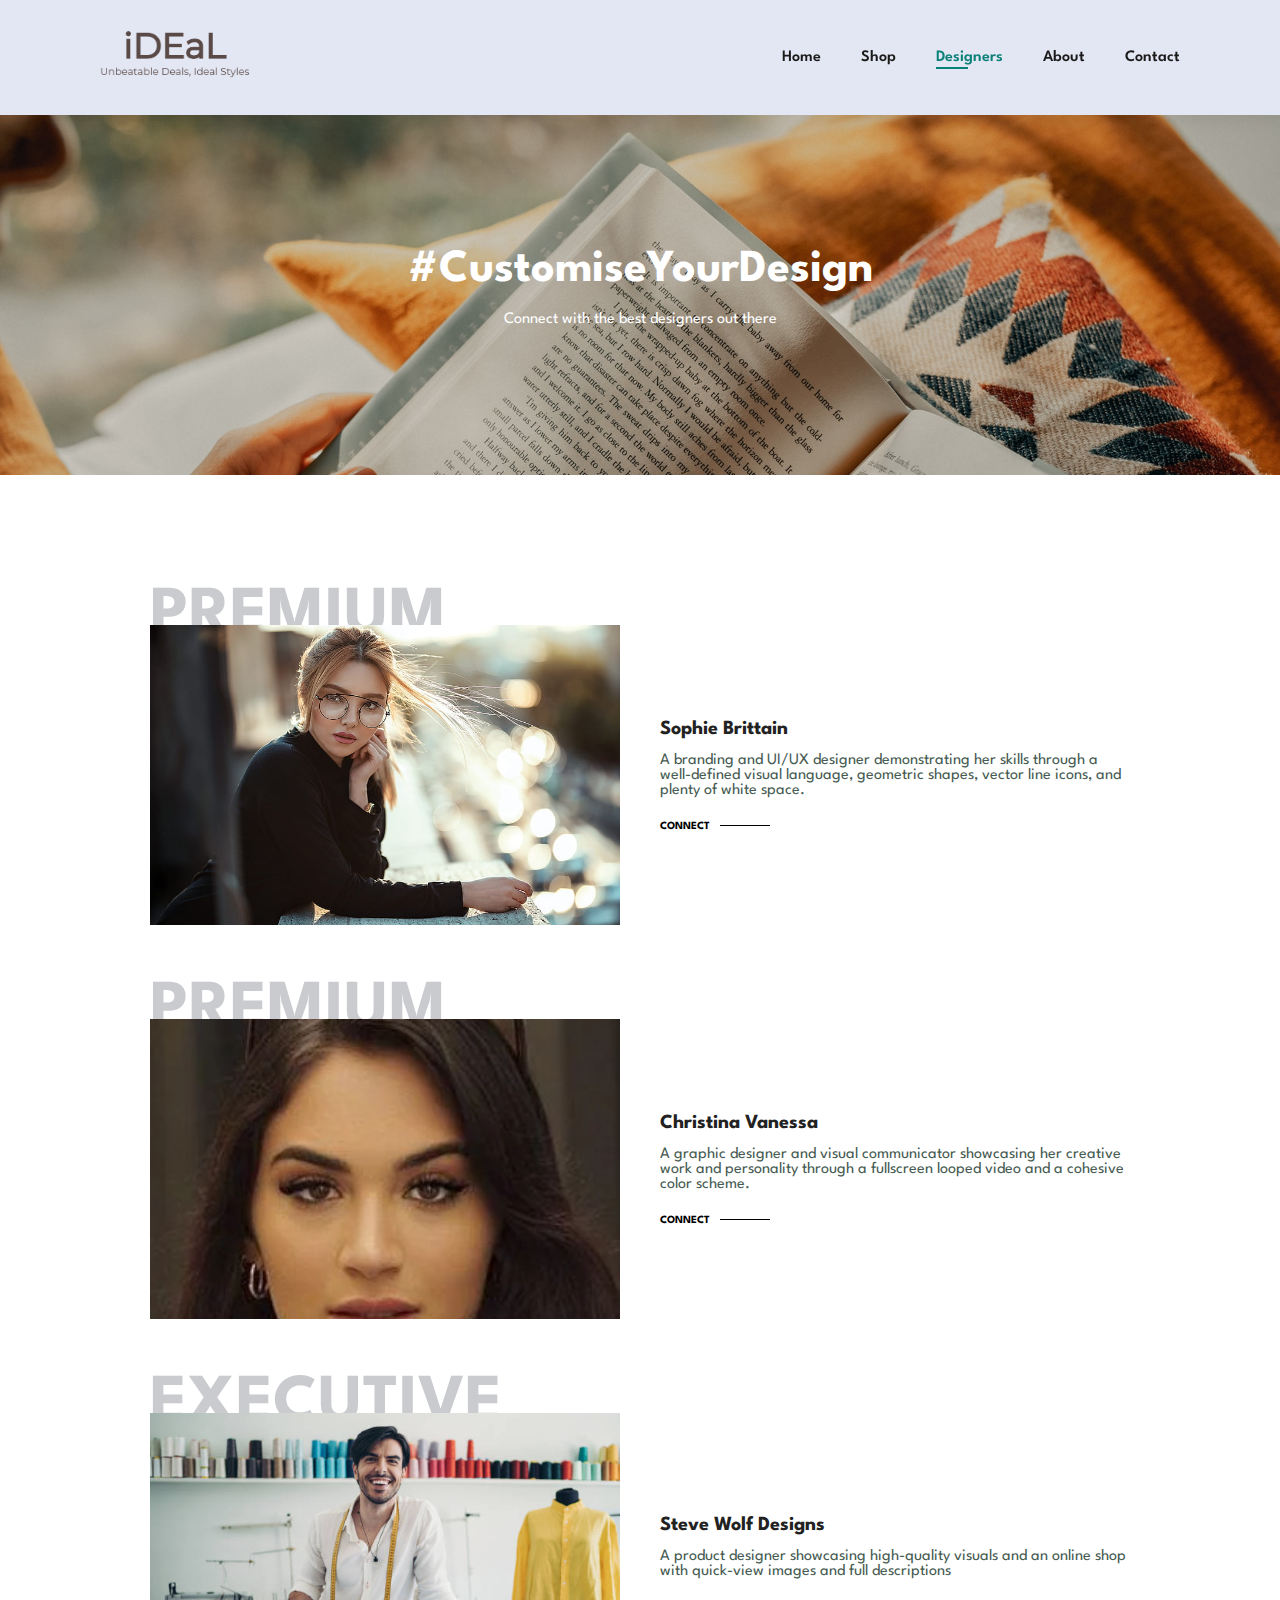
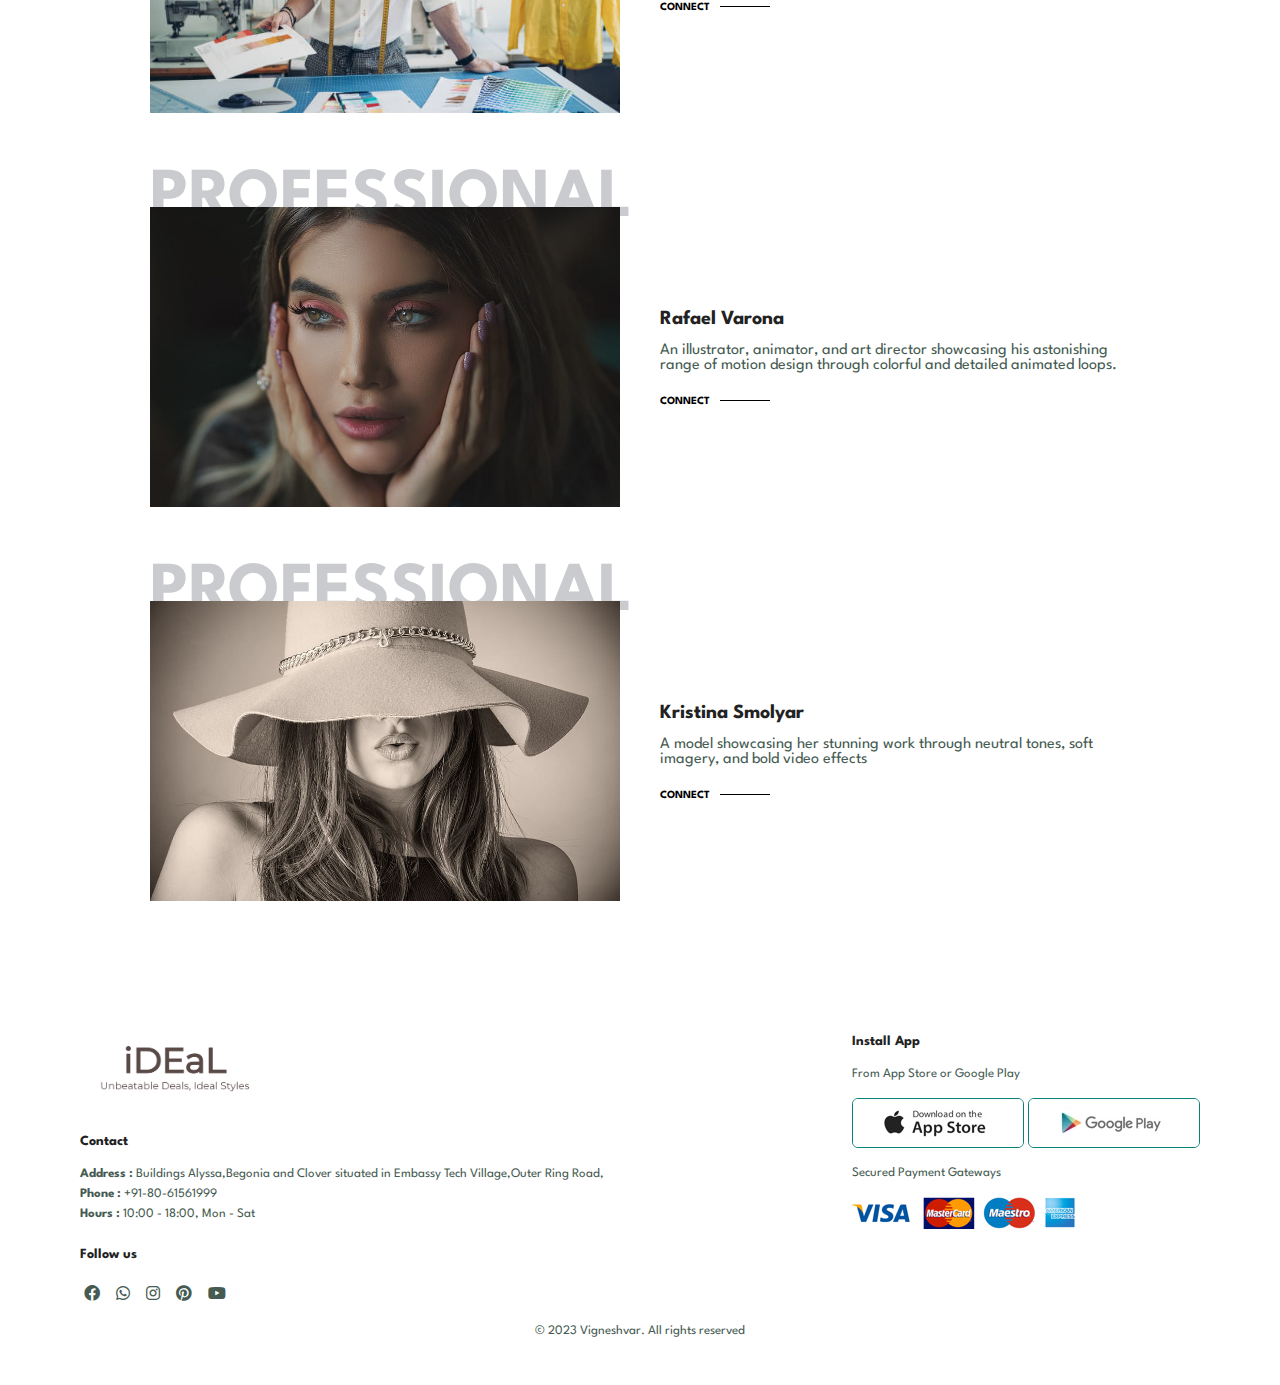
<file: blog.html>
<!DOCTYPE html>
<html lang="en">

<head>
    <meta charset="UTF-8">
    <meta http-equiv="X-UA-Compatible" content="IE=edge">
    <meta name="viewport" content="width=device-width, initial-scale=1.0">
    <title>iDEaL</title>
    <link rel="stylesheet" href="https://cdnjs.cloudflare.com/ajax/libs/font-awesome/6.0.0-beta3/css/all.css" />
    <link rel="stylesheet" href="style.css">
    <link rel="icon" href="img/icon.png" type="image/x-icon"">
</head>

<body>
    <section id="header">
        <a href="#"><img src="img/logo2.png" class="logo" alt="" onclick="window.location.href = 'index.html';"></a>
   

    <div>
        <div>
        <ul id="navbar">
            <li><a  href="index.html">Home</a></li>
            <li><a  href="shop.html">Shop</a></li>
            <li><a class="active" href="blog.html">Designers</a></li>
            <li><a href="about.html">About</a></li>
            <li><a href="contact.html">Contact</a></li>
            <a href="#" id="close"><i class="fa-solid fa-circle-xmark"></i></a>
            
        </ul>
        </div>
        <div id="mobile">
            <a href="cart.html"><i class="fa-solid fa-bag-shopping"></i></a>
            <i id="bar" class="fas fa-outdent"></i>
        </div>
    </div>
</section>
<section id="page-header" class="blog-header">
   
    <h2>#CustomiseYourDesign</h2>
    
    <p>Connect with the best designers out there</p>
    
</section>
<section id="blog">
<div class="blog-box">
        <div class="blog-img">
        <img src="img/blog/Sophie.jpeg" alt="">
        </div>
        <div class="blog-details">
        <h4>Sophie Brittain</h4>
        <p>A branding and UI/UX designer demonstrating her skills through a well-defined visual language, geometric shapes, vector line icons, and plenty of white space.</p>
        <a href="https://www.sophiebritt.com/">CONNECT</a>
        </div>
    <h1>PREMIUM</h1>
</div>
<div class="blog-box">
    <div class="blog-img">
    <img src="img/blog/Christina.jpg" alt="">
    </div>
    <div class="blog-details">
    <h4>Christina Vanessa </h4>
    <p>A graphic designer and visual communicator showcasing her creative work and personality through a fullscreen looped video and a cohesive color scheme.</p>
    <a href="https://www.christinavanessa.com/">CONNECT</a>
    </div>
<h1>PREMIUM</h1>
</div>
<div class="blog-box">
    <div class="blog-img">
    <img src="img/blog/Steve.jpeg" alt="">
    </div>
    <div class="blog-details">
    <h4>Steve Wolf Designs</h4>
    <p>A product designer showcasing high-quality visuals and an online shop with quick-view images and full descriptions</p>
    <a href="https://www.stevewolf.co/">CONNECT</a>
    </div>
<h1>EXECUTIVE</h1>
</div>
<div class="blog-box">
    <div class="blog-img">
    <img src="img/blog/Aana.jpeg" alt="">
    </div>
    <div class="blog-details">
    <h4>Rafael Varona </h4>
    <p>An illustrator, animator, and art director showcasing his astonishing range of motion design through colorful and detailed animated loops.</p>
    <a href="https://www.rafaelvarona.com/">CONNECT</a>
    </div>
<h1>PROFESSIONAL</h1>
</div>
<div class="blog-box">
    <div class="blog-img">
    <img src="img/blog/Sonia.jpeg" alt="">
    </div>
    <div class="blog-details">
    <h4>Kristina Smolyar </h4>
    <p>A model showcasing her stunning work through neutral tones, soft imagery, and bold video effects</p>
    <a href="https://www.kristinasmolyar.com/">CONNECT</a>
    </div>
<h1>PROFESSIONAL</h1>
</div>
</section>
<footer class="section-p1">
    <div class="col">
        <img  class="logo" src="img/logo2.png" alt="">
        <h4>Contact</h4>
        <p><strong>Address :  </strong>Buildings Alyssa,Begonia and Clover situated in Embassy Tech Village,Outer Ring Road,</strong></p>
        <p><strong>Phone : </strong> +91-80-61561999 </p>
        <p><strong>Hours : </strong> 10:00 - 18:00, Mon - Sat </p>
        <div class="follow">
            <h4>Follow us</h4>            

                  <i class="fab fa-facebook"></i>
                  <i class="fab fa-whatsapp"></i>
                  <i class="fab fa-instagram"></i>
                  <i class="fab fa-pinterest"></i>
                  <i class="fab fa-youtube"></i>
                 
               
              </div>
              
        </div>
        <div class="col install">
            <h4>Install App</h4>
            <p>From App Store or Google Play</p>
            <div class="row">
                <img src="img/pay/app.jpg" alt="">
                <img src="img/pay/play.jpg" alt="">
            </div>
            <p>Secured Payment Gateways</p>
            <img src="img/pay/pay.png" alt="">
        </div>
        <div class="copyright">
            <p>© 2023 Vigneshvar. All rights reserved</p>
        </div>

</footer>
<script src="script.js"></script>
</body>

</html>
</file>
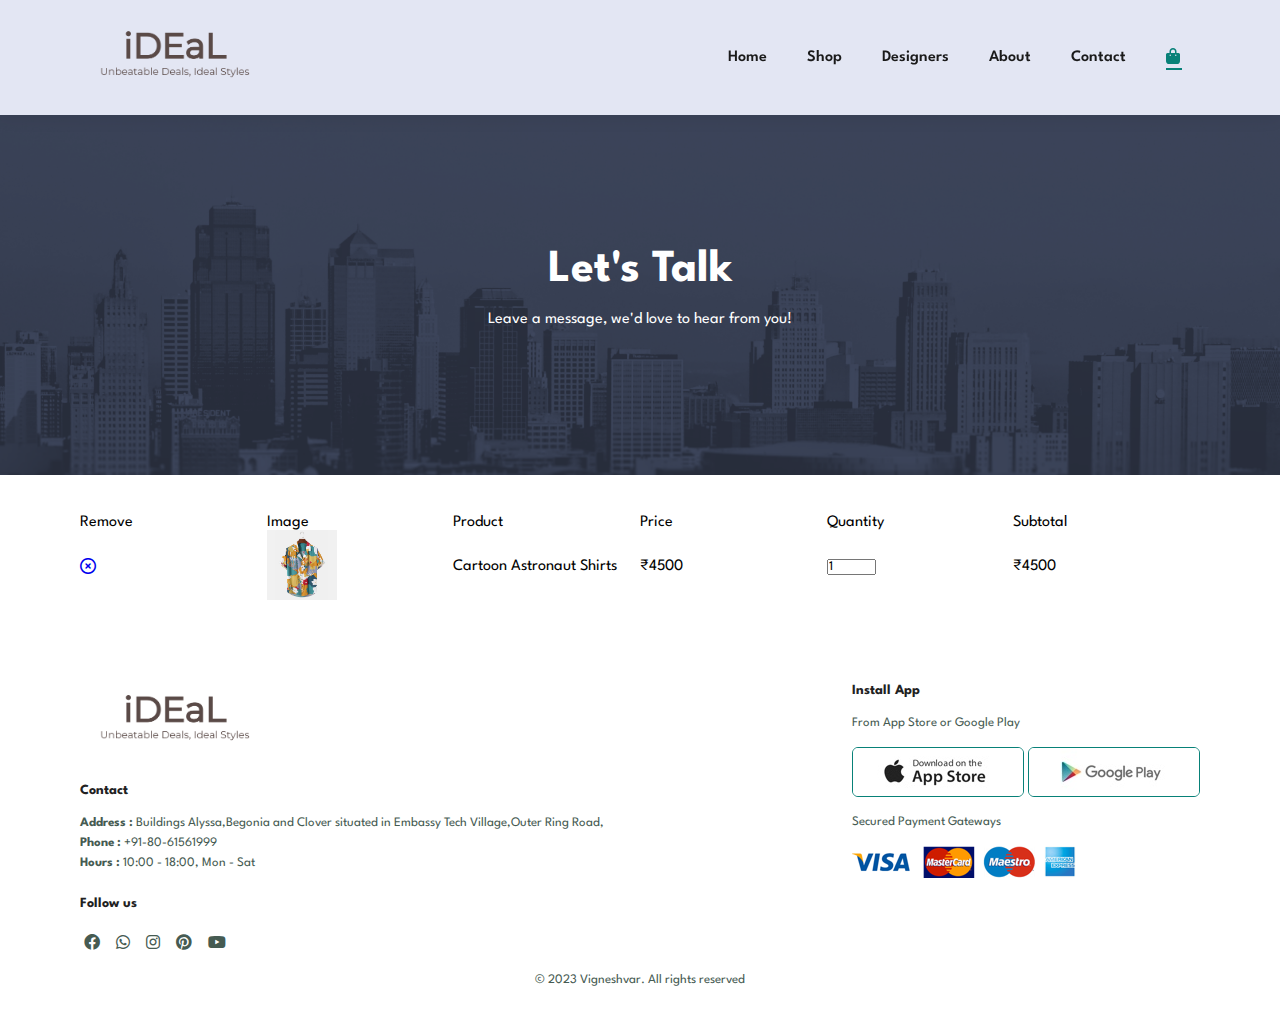
<file: cart.html>
<!DOCTYPE html>
<html lang="en">

<head>
    <meta charset="UTF-8">
    <meta http-equiv="X-UA-Compatible" content="IE=edge">
    <meta name="viewport" content="width=device-width, initial-scale=1.0">
    <title>Myntra Clone</title>
    <link rel="stylesheet" href="https://cdnjs.cloudflare.com/ajax/libs/font-awesome/6.0.0-beta3/css/all.css" />
    <link rel="stylesheet" href="style.css">
    <link rel="icon" href="img/icon.png" type="image/x-icon"">
</head>

<body>
 <section id="header">
        <a href="#"><img src="img/logo2.png" class="logo" alt="" onclick="window.location.href = 'index.html';"></a>
   

    <div>
        <div>
        <ul id="navbar">
            <li><a  href="index.html">Home</a></li>
            <li><a  href="shop.html">Shop</a></li>
            <li><a  href="blog.html">Designers</a></li>
            <li><a  href="about.html">About</a></li>
            <li><a href="contact.html">Contact</a></li>
            <li id="lg-bag"><a class="active" href="cart.html"><i class="fa-solid fa-bag-shopping"></i></a></li>
            <a href="#" id="close"><i class="fa-solid fa-circle-xmark"></i></a>
            
        </ul>
        </div>
        <div id="mobile">
            <a href="cart.html"><i class="fa-solid fa-bag-shopping"></i></a>
            <i id="bar" class="fas fa-outdent"></i>
        </div>
    </div>
</section>
<section id="page-header" class="about-header">
   
    <h2>Let's Talk</h2>
    <p>Leave a message, we'd love to hear from you!</p>
    
    
</section>
<section id="cart" class="section-p1">
    <table width="100%">
        <thead>
            <tr>
                <td>Remove</td>
                <td>Image</td>
                <td>Product</td>
                <td>Price</td>
                <td>Quantity</td>
                <td>Subtotal</td>
            </tr>
        </thead>
        <tbody>
            <tr>
                <td><a href="#"><i class="fa-regular fa-circle-xmark"></i></a></td>
                <td><img src="img/products/f1.jpg" alt=""></td>
                <td>Cartoon Astronaut Shirts</td>
                <td>₹4500</td>
                <td><input type="number" value="1" min="1" max="100"></td>
                <td>₹4500</td>
            </tr>
        </tbody>
    </table>
</section>
<footer class="section-p1">
    <div class="col">
        <img  class="logo" src="img/logo2.png" alt="">
        <h4>Contact</h4>
        <p><strong>Address :  </strong>Buildings Alyssa,Begonia and Clover situated in Embassy Tech Village,Outer Ring Road,</strong></p>
        <p><strong>Phone : </strong> +91-80-61561999 </p>
        <p><strong>Hours : </strong> 10:00 - 18:00, Mon - Sat </p>
        <div class="follow">
            <h4>Follow us</h4>            

                  <i class="fab fa-facebook"></i>
                  <i class="fab fa-whatsapp"></i>
                  <i class="fab fa-instagram"></i>
                  <i class="fab fa-pinterest"></i>
                  <i class="fab fa-youtube"></i>
                 
               
              </div>
              
        </div>
        <div class="col install">
            <h4>Install App</h4>
            <p>From App Store or Google Play</p>
            <div class="row">
                <img src="img/pay/app.jpg" alt="">
                <img src="img/pay/play.jpg" alt="">
            </div>
            <p>Secured Payment Gateways</p>
            <img src="img/pay/pay.png" alt="">
        </div>
        <div class="copyright">
            <p>© 2023 Vigneshvar. All rights reserved</p>
        </div>

</footer>
<script src="script.js"></script>
</body>

</html>
</file>
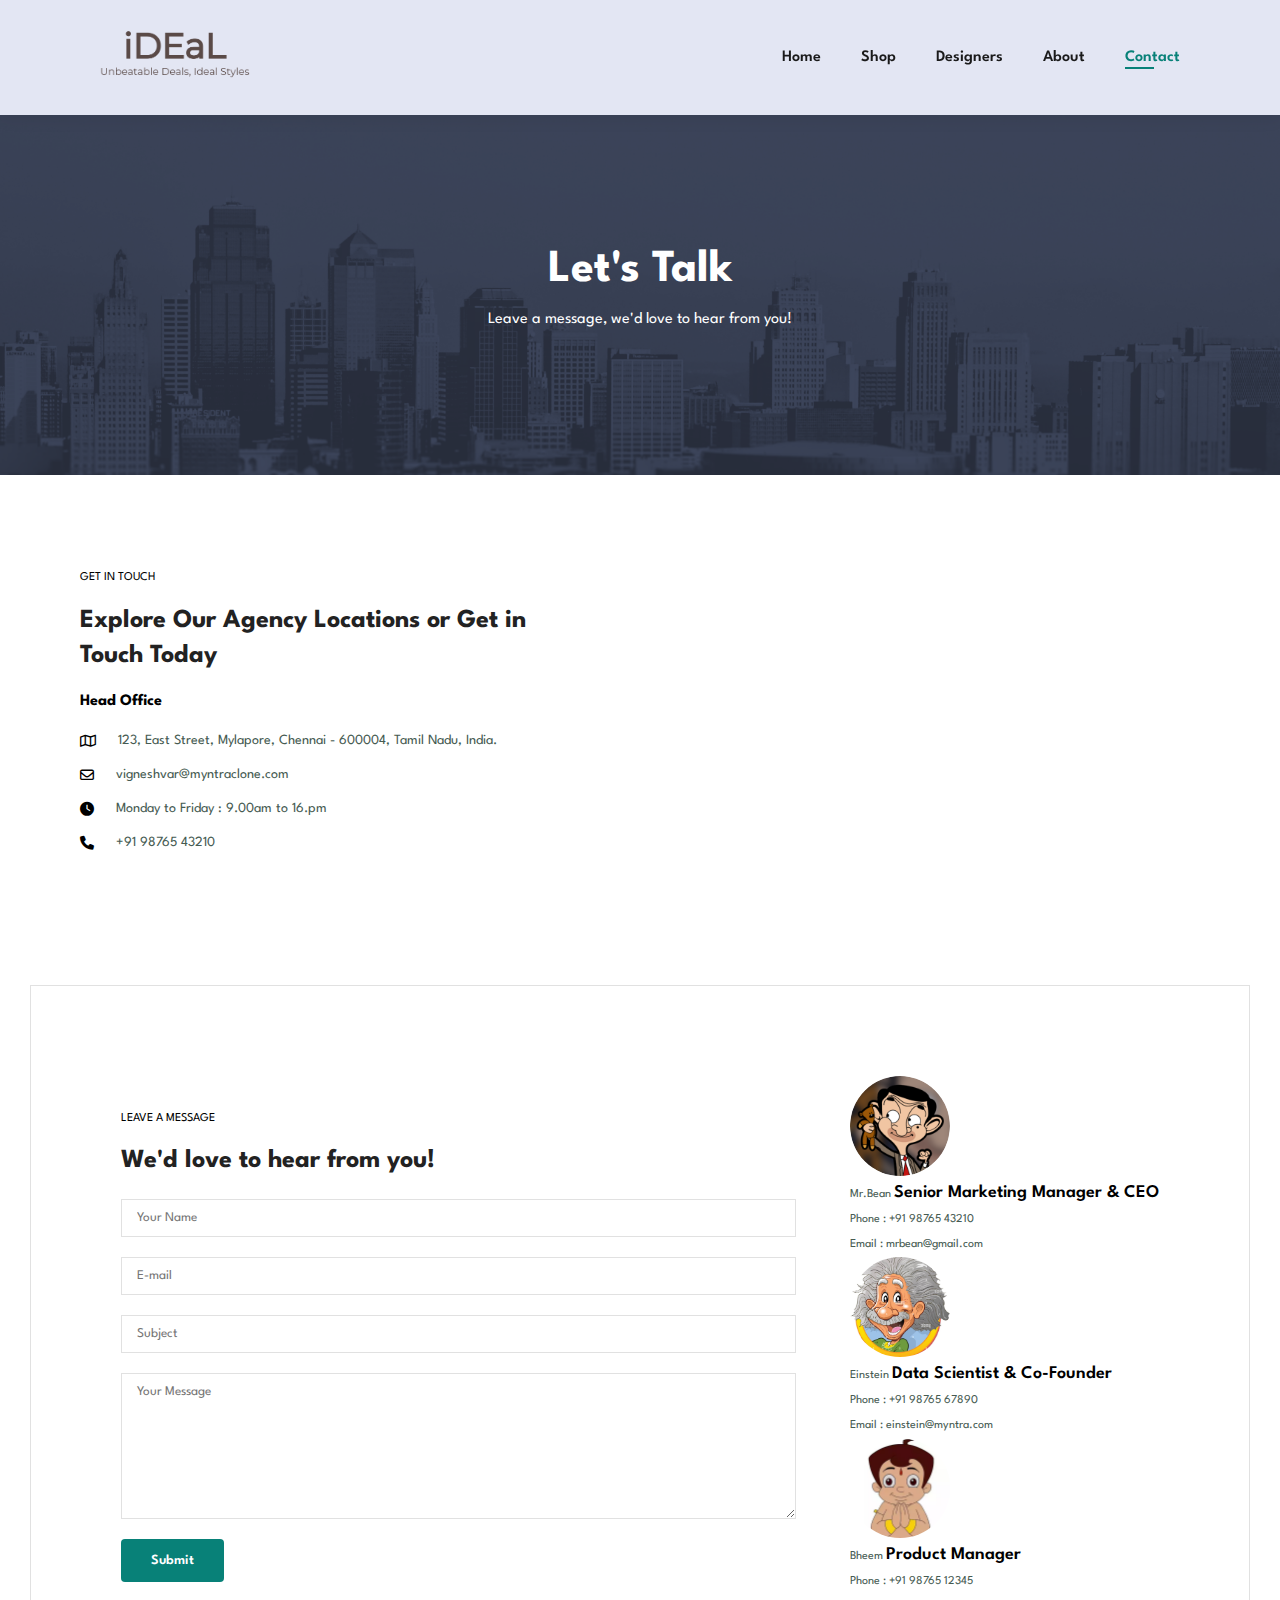
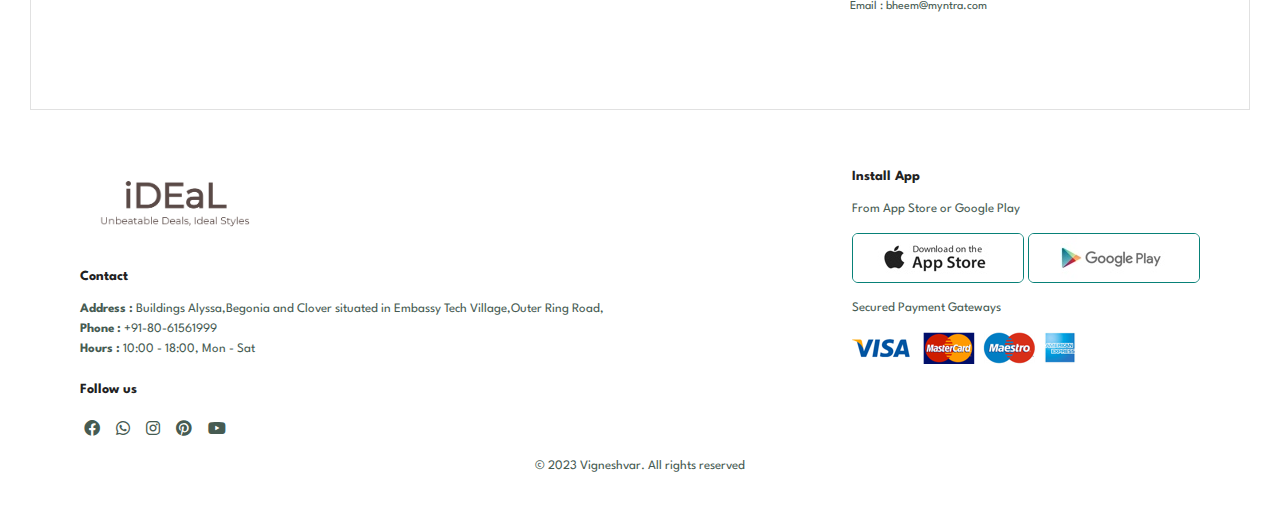
<file: contact.html>
<!DOCTYPE html>
<html lang="en">

<head>
    <meta charset="UTF-8">
    <meta http-equiv="X-UA-Compatible" content="IE=edge">
    <meta name="viewport" content="width=device-width, initial-scale=1.0">
    <title>iDEaL</title>
    <link rel="stylesheet" href="https://cdnjs.cloudflare.com/ajax/libs/font-awesome/6.0.0-beta3/css/all.css" />
    <link rel="stylesheet" href="style.css">
    <link rel="icon" href="img/icon.png" type="image/x-icon"">
</head>

<body>
 <section id="header">
        <a href="#"><img src="img/logo2.png" class="logo" alt="" onclick="window.location.href = 'index.html';"></a>
   

    <div>
        <div>
        <ul id="navbar">
            <li><a  href="index.html">Home</a></li>
            <li><a  href="shop.html">Shop</a></li>
            <li><a  href="blog.html">Designers</a></li>
            <li><a  href="about.html">About</a></li>
            <li><a class="active" href="contact.html">Contact</a></li>
            <a href="#" id="close"><i class="fa-solid fa-circle-xmark"></i></a>
            
        </ul>
        </div>
        <div id="mobile">
            <a href="cart.html"><i class="fa-solid fa-bag-shopping"></i></a>
            <i id="bar" class="fas fa-outdent"></i>
        </div>
    </div>
</section>
<section id="page-header" class="about-header">
   
    <h2>Let's Talk</h2>
    <p>Leave a message, we'd love to hear from you!</p>
    
    
</section>
<section id="contact-details" class="section-p1">
    <div class="details">
        <span>GET IN TOUCH</span>
        <h2>Explore Our Agency Locations or Get in Touch Today</h2>
        <h3>Head Office</h3>
        <div>
            <li>
                <i class="fa-regular fa-map"></i>
                <p>123, East Street,
                    Mylapore,
                    Chennai - 600004,
                    Tamil Nadu,
                    India.</p>
            </li>
            <li>
                <i class="fa-regular fa-envelope"></i>
                <p>vigneshvar@myntraclone.com</p>
            </li>
            <li>
                <i class="fa-solid fa-clock"></i>
                <p>Monday to Friday : 9.00am to 16.pm</p>
            </li>
            <li>
                <i class="fa-solid fa-phone"></i>
                <p>+91 98765 43210</p>
            </li>
        </div>
    </div>
    <div class="map">
        <iframe src="https://www.google.com/maps/embed?pb=!1m18!1m12!1m3!1d3887.372437608718!2d80.24146177595345!3d13.011938613990784!2m3!1f0!2f0!3f0!3m2!1i1024!2i768!4f13.1!3m3!1m2!1s0x3a526797fbb0104f%3A0xc8aab9b4085be311!2sB.M.%20Birla%20Planetarium!5e0!3m2!1sen!2sin!4v1699440778791!5m2!1sen!2sin" width="600" height="450" style="border:0;" allowfullscreen="" loading="lazy" referrerpolicy="no-referrer-when-downgrade"></iframe>
    </div>
</section>
<section id="form-details">
    <form method="post" id="myForm" name="myForm">
        <span>LEAVE A MESSAGE</span>
        <h2>We'd love to hear from you!</h2>
        <input type="text" id="name" name="Name" placeholder="Your Name">
        <input type="text" id="email" name="Email" placeholder="E-mail">
        <input type="text" id="subject" name="Mobile" placeholder="Subject">
        <textarea id="message" name="Message" cols="30" rows="10" placeholder="Your Message"></textarea>
        <button class="normal" id="submitBtn">Submit</button>
    </form>
    <div class="people">
        <div>
        <img class="profile-pic" src="img/people/bean.png" alt="Mrbean">
        <p>Mr.Bean <span>Senior Marketing Manager & CEO</span><br>Phone : +91 98765 43210 <br>Email : mrbean@gmail.com</p>
        </div>
    
        <div>
        <img class="profile-pic" src="img/people/einstein.png" alt="Einstein">
        <p>Einstein <span>Data Scientist & Co-Founder</span><br>Phone : +91 98765 67890 <br>Email : einstein@myntra.com</p>
        </div>
        <div>
        <img class="profile-pic" src="img/people/bheem.png" alt="Bheem">
        <p>Bheem <span>Product Manager</span><br>Phone : +91 98765 12345 <br>Email : bheem@myntra.com</p>
        </div>
    </div>
    
</section>



<footer class="section-p1">
    <div class="col">
        <img  class="logo" src="img/logo2.png" alt="">
        <h4>Contact</h4>
        <p><strong>Address :  </strong>Buildings Alyssa,Begonia and Clover situated in Embassy Tech Village,Outer Ring Road,</strong></p>
        <p><strong>Phone : </strong> +91-80-61561999 </p>
        <p><strong>Hours : </strong> 10:00 - 18:00, Mon - Sat </p>
        <div class="follow">
            <h4>Follow us</h4>            

                  <i class="fab fa-facebook"></i>
                  <i class="fab fa-whatsapp"></i>
                  <i class="fab fa-instagram"></i>
                  <i class="fab fa-pinterest"></i>
                  <i class="fab fa-youtube"></i>
                 
               
              </div>
              
        </div>
        <div class="col install">
            <h4>Install App</h4>
            <p>From App Store or Google Play</p>
            <div class="row">
                <img src="img/pay/app.jpg" alt="">
                <img src="img/pay/play.jpg" alt="">
            </div>
            <p>Secured Payment Gateways</p>
            <img src="img/pay/pay.png" alt="">
        </div>
        <div class="copyright">
            <p>© 2023 Vigneshvar. All rights reserved</p>
        </div>

</footer>
<script src="script.js"></script>


</body>

</html>
</file>
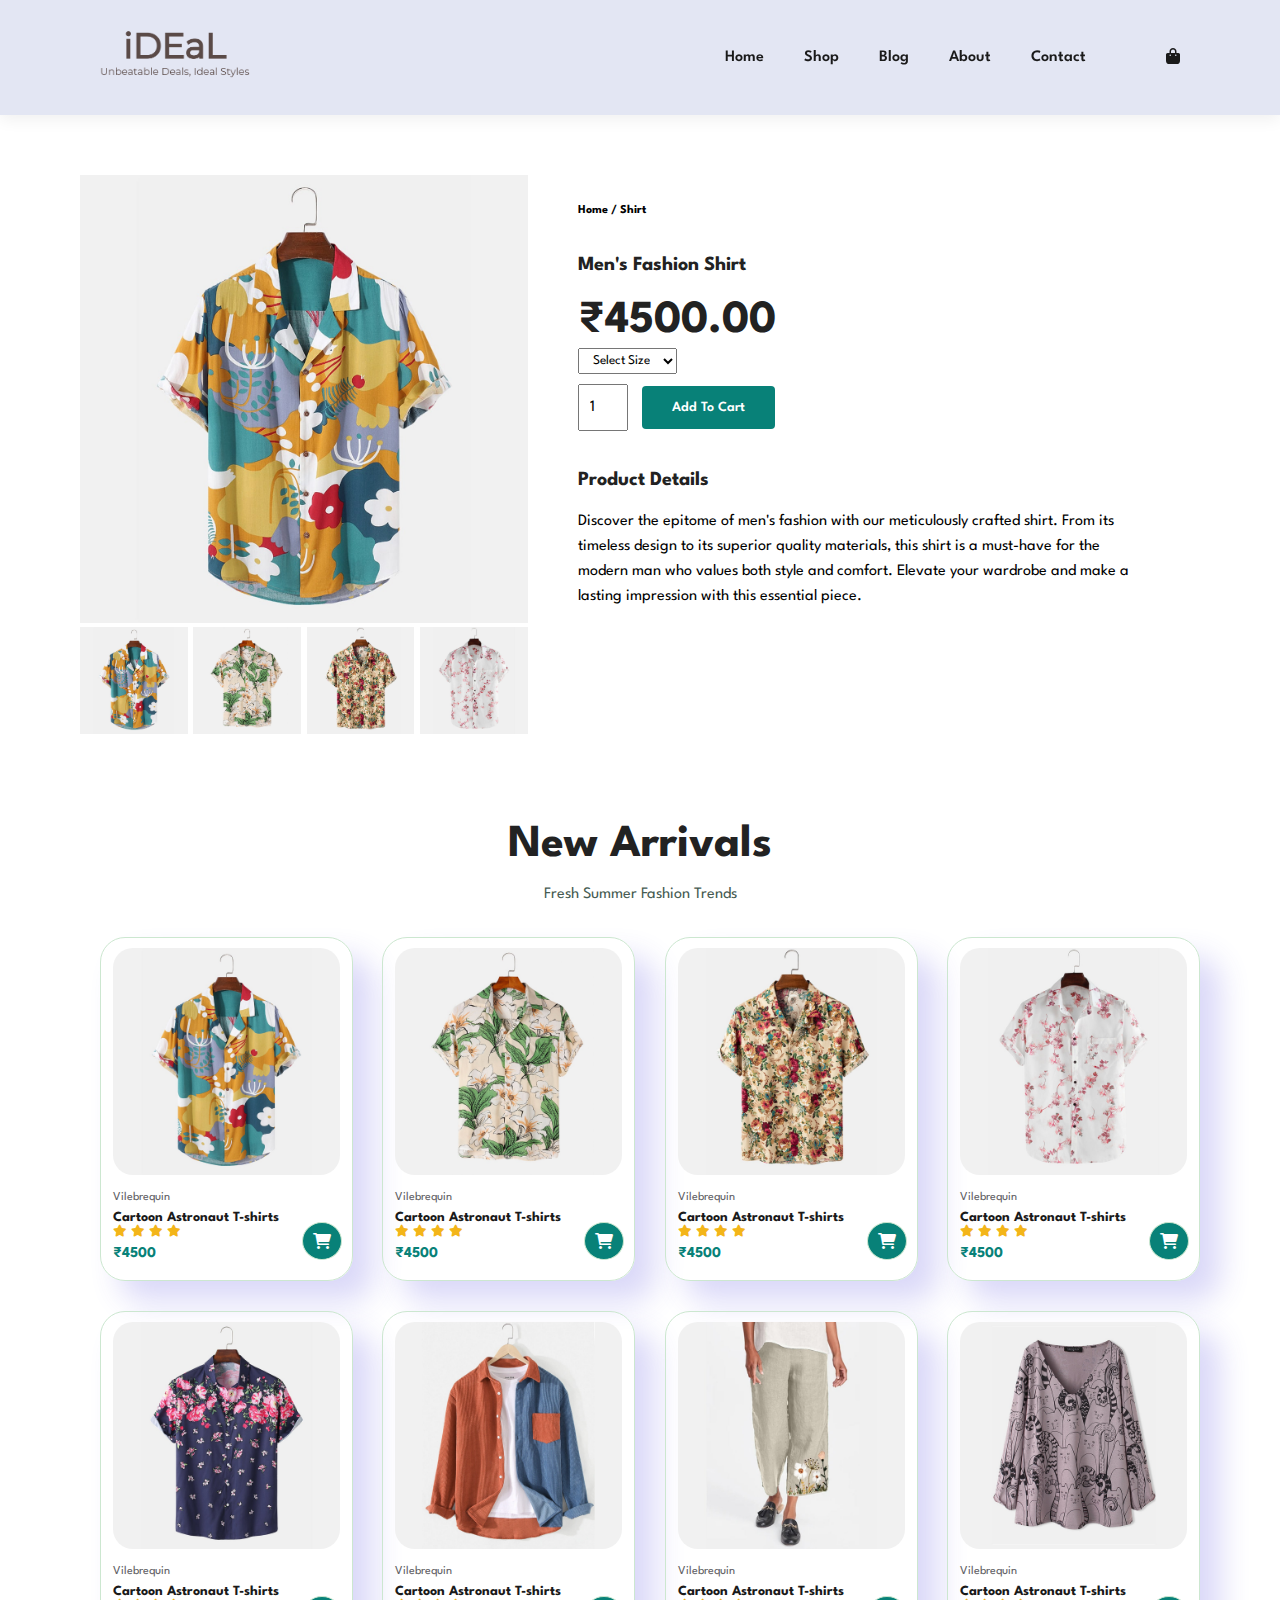
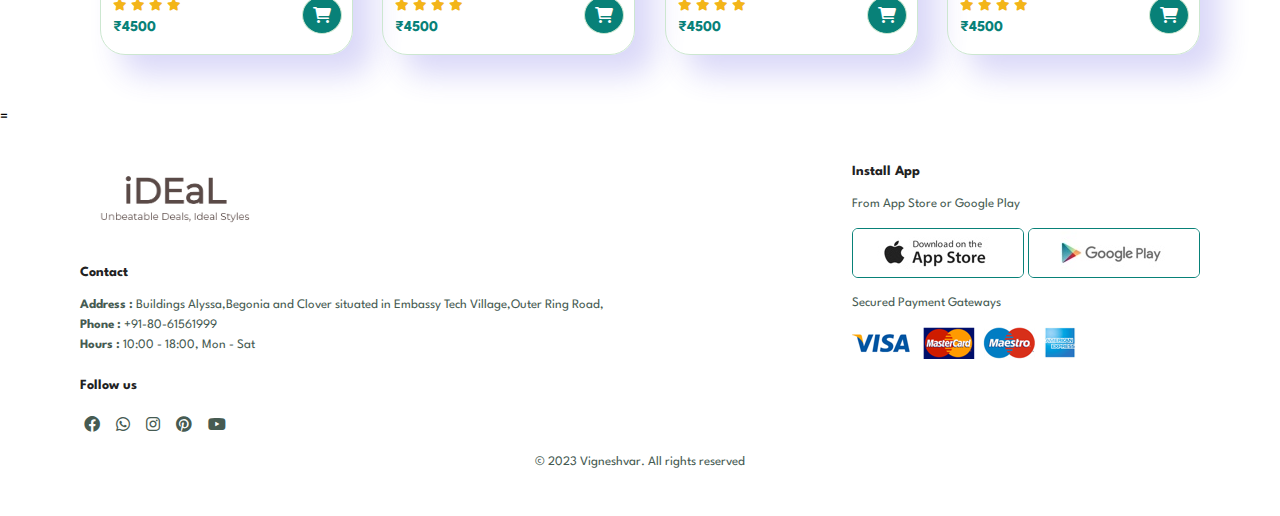
<file: products.html>
<!DOCTYPE html>
<html lang="en">

<head>
    <meta charset="UTF-8">
    <meta http-equiv="X-UA-Compatible" content="IE=edge">
    <meta name="viewport" content="width=device-width, initial-scale=1.0">
    <title>iDEaL</title>
    <link rel="stylesheet" href="https://cdnjs.cloudflare.com/ajax/libs/font-awesome/6.0.0-beta3/css/all.css" />
    <link rel="stylesheet" href="style.css">
    <link rel="icon" href="img/icon.png" type="image/x-icon"">
</head>

<body>
    <section id="header">
        <a href="#"><img src="img/logo2.png" class="logo" alt="" onclick="window.location.href = 'index.html';"></a>
   

    <div>
        <div>
        <ul id="navbar">
            <li><a  href="index.html">Home</a></li>
            <li><a href="shop.html">Shop</a></li>
            <li><a href="blog.html">Blog</a></li>
            <li><a href="about.html">About</a></li>
            <li><a href="contact.html">Contact</a></li>
            <li><a href="products.html"></a></li>
            <li id="lg-bag"><a href="shop.html"><i class="fa-solid fa-bag-shopping"></i></a></li>
            <a href="#" id="close"><i class="fa-solid fa-circle-xmark"></i></a>
        
        </ul>
        </div>   
        <div id="mobile">
            <a href="shop.html"><i class="fa-solid fa-bag-shopping"></i></a>
            <i id="bar" class="fas fa-outdent"></i>
        </div>
    </div>
</section>
<section id="prodetails" class="section-p1">
<div class="single-pro-image">
    <img src="img/products/f1.jpg" width="100%" id="MainImg" alt="">
    <div class="small-img-group">
        <div class="small-img-col">
            <img src="img/products/f1.jpg" width="100%" class="small-img" alt="">
        </div>
        <div class="small-img-col">
            <img src="img/products/f2.jpg" width="100%" class="small-img" alt="">
        </div>
        <div class="small-img-col">
            <img src="img/products/f3.jpg" width="100%" class="small-img" alt="">
        </div>
        <div class="small-img-col">
            <img src="img/products/f4.jpg" width="100%" class="small-img" alt="">
        </div>

    </div>
</div>
<div class="single-pro-details">
    <h6>Home / Shirt</h6>
    <h4>Men's Fashion Shirt</h4>
    <h2>₹4500.00</h2>
    <select class="select01">
        <option>Select Size</option>
        <option>S</option>
        <option>M</option>
        <option>L</option>
        <option>XL</option>
        <option>XXL</option>
        <option>XXXL</option>
      </select>      
    <input type="number" value="1" min="1" max="100">
    <button class="normal">Add To Cart</button>
    <h4>Product Details</h4>
    <span>Discover the epitome of men's fashion with our meticulously crafted shirt. From its timeless design
    to its superior quality materials, this shirt is a must-have for the modern man who values both style and comfort.
    Elevate your wardrobe and make a lasting impression with this essential piece.</span>
</div>
</section>
<section id="product1" class="section-p1">
    <h2>New Arrivals</h2>
    <p>Fresh Summer Fashion Trends</p>
    <div class="pro-container">
        <div class="pro">
            <img src="img/products/f1.jpg" alt="">
            <div class="des">
                <span>Vilebrequin</span>
                <h5>Cartoon Astronaut T-shirts</h5>
                <div class="star">
                    <i class="fas fa-star"></i>
                    <i class="fas fa-star"></i>
                    <i class="fas fa-star"></i>
                    <i class="fas fa-star"></i>
                </div>
                <h4>₹4500</h4>
            </div>
           <a href="#">
        <i class="fa-solid fa-cart-shopping fa-fade icon"></i>
            </a>
         </div>
         <div class="pro">
            <img src="img/products/f2.jpg" alt="">
            <div class="des">
                <span>Vilebrequin</span>
                <h5>Cartoon Astronaut T-shirts</h5>
                <div class="star">
                    <i class="fas fa-star"></i>
                    <i class="fas fa-star"></i>
                    <i class="fas fa-star"></i>
                    <i class="fas fa-star"></i>
                </div>
                <h4>₹4500</h4>
            </div>
           <a href="#">
        <i class="fa-solid fa-cart-shopping fa-fade icon"></i>
            </a>
         </div>
         <div class="pro">
            <img src="img/products/f3.jpg" alt="">
            <div class="des">
                <span>Vilebrequin</span>
                <h5>Cartoon Astronaut T-shirts</h5>
                <div class="star">
                    <i class="fas fa-star"></i>
                    <i class="fas fa-star"></i>
                    <i class="fas fa-star"></i>
                    <i class="fas fa-star"></i>
                </div>
                <h4>₹4500</h4>
            </div>
           <a href="#">
        <i class="fa-solid fa-cart-shopping fa-fade icon"></i>
            </a>
         </div>
         <div class="pro">
            <img src="img/products/f4.jpg" alt="">
            <div class="des">
                <span>Vilebrequin</span>
                <h5>Cartoon Astronaut T-shirts</h5>
                <div class="star">
                    <i class="fas fa-star"></i>
                    <i class="fas fa-star"></i>
                    <i class="fas fa-star"></i>
                    <i class="fas fa-star"></i>
                </div>
                <h4>₹4500</h4>
            </div>
           <a href="#">
        <i class="fa-solid fa-cart-shopping fa-fade icon"></i>
            </a>
         </div>
         <div class="pro">
            <img src="img/products/f5.jpg" alt="">
            <div class="des">
                <span>Vilebrequin</span>
                <h5>Cartoon Astronaut T-shirts</h5>
                <div class="star">
                    <i class="fas fa-star"></i>
                    <i class="fas fa-star"></i>
                    <i class="fas fa-star"></i>
                    <i class="fas fa-star"></i>
                </div>
                <h4>₹4500</h4>
            </div>
           <a href="#">
        <i class="fa-solid fa-cart-shopping fa-fade icon"></i>
            </a>
         </div>
         <div class="pro">
            <img src="img/products/f6.jpg" alt="">
            <div class="des">
                <span>Vilebrequin</span>
                <h5>Cartoon Astronaut T-shirts</h5>
                <div class="star">
                    <i class="fas fa-star"></i>
                    <i class="fas fa-star"></i>
                    <i class="fas fa-star"></i>
                    <i class="fas fa-star"></i>
                </div>
                <h4>₹4500</h4>
            </div>
           <a href="#">
        <i class="fa-solid fa-cart-shopping fa-fade icon"></i>
            </a>
         </div>
         <div class="pro">
            <img src="img/products/f7.jpg" alt="">
            <div class="des">
                <span>Vilebrequin</span>
                <h5>Cartoon Astronaut T-shirts</h5>
                <div class="star">
                    <i class="fas fa-star"></i>
                    <i class="fas fa-star"></i>
                    <i class="fas fa-star"></i>
                    <i class="fas fa-star"></i>
                </div>
                <h4>₹4500</h4>
            </div>
           <a href="#">
        <i class="fa-solid fa-cart-shopping fa-fade icon"></i>
            </a>
         </div>
         <div class="pro">
            <img src="img/products/f8.jpg" alt="">
            <div class="des">
                <span>Vilebrequin</span>
                <h5>Cartoon Astronaut T-shirts</h5>
                <div class="star">
                    <i class="fas fa-star"></i>
                    <i class="fas fa-star"></i>
                    <i class="fas fa-star"></i>
                    <i class="fas fa-star"></i>
                </div>
                <h4>₹4500</h4>
            </div>
           <a href="#">
        <i class="fa-solid fa-cart-shopping fa-fade icon"></i>
            </a>
         </div>
    </div>
</section>=
<footer class="section-p1">
    <div class="col">
        <img  class="logo" src="img/logo2.png" alt="">
        <h4>Contact</h4>
        <p><strong>Address :  </strong>Buildings Alyssa,Begonia and Clover situated in Embassy Tech Village,Outer Ring Road,</strong></p>
        <p><strong>Phone : </strong> +91-80-61561999 </p>
        <p><strong>Hours : </strong> 10:00 - 18:00, Mon - Sat </p>
        <div class="follow">
            <h4>Follow us</h4>            

                  <i class="fab fa-facebook"></i>
                  <i class="fab fa-whatsapp"></i>
                  <i class="fab fa-instagram"></i>
                  <i class="fab fa-pinterest"></i>
                  <i class="fab fa-youtube"></i>
                 
               
              </div>
              
        </div>
        <div class="col install">
            <h4>Install App</h4>
            <p>From App Store or Google Play</p>
            <div class="row">
                <img src="img/pay/app.jpg" alt="">
                <img src="img/pay/play.jpg" alt="">
            </div>
            <p>Secured Payment Gateways</p>
            <img src="img/pay/pay.png" alt="">
        </div>
        <div class="copyright">
            <p>© 2023 Vigneshvar. All rights reserved</p>
        </div>

</footer>
<script>
    var MainImg = document.getElementById("MainImg");
    var smallimg = document.getElementsByClassName("small-img");

    smallimg[0].onclick = function(){
        MainImg.src = smallimg[0].src;
    }
    smallimg[1].onclick = function(){
        MainImg.src = smallimg[1].src;
    }
    smallimg[2].onclick = function(){
        MainImg.src = smallimg[2].src;
    }
    smallimg[3].onclick = function(){
        MainImg.src = smallimg[3].src;
    }
</script>
</body>

</html>
</file>
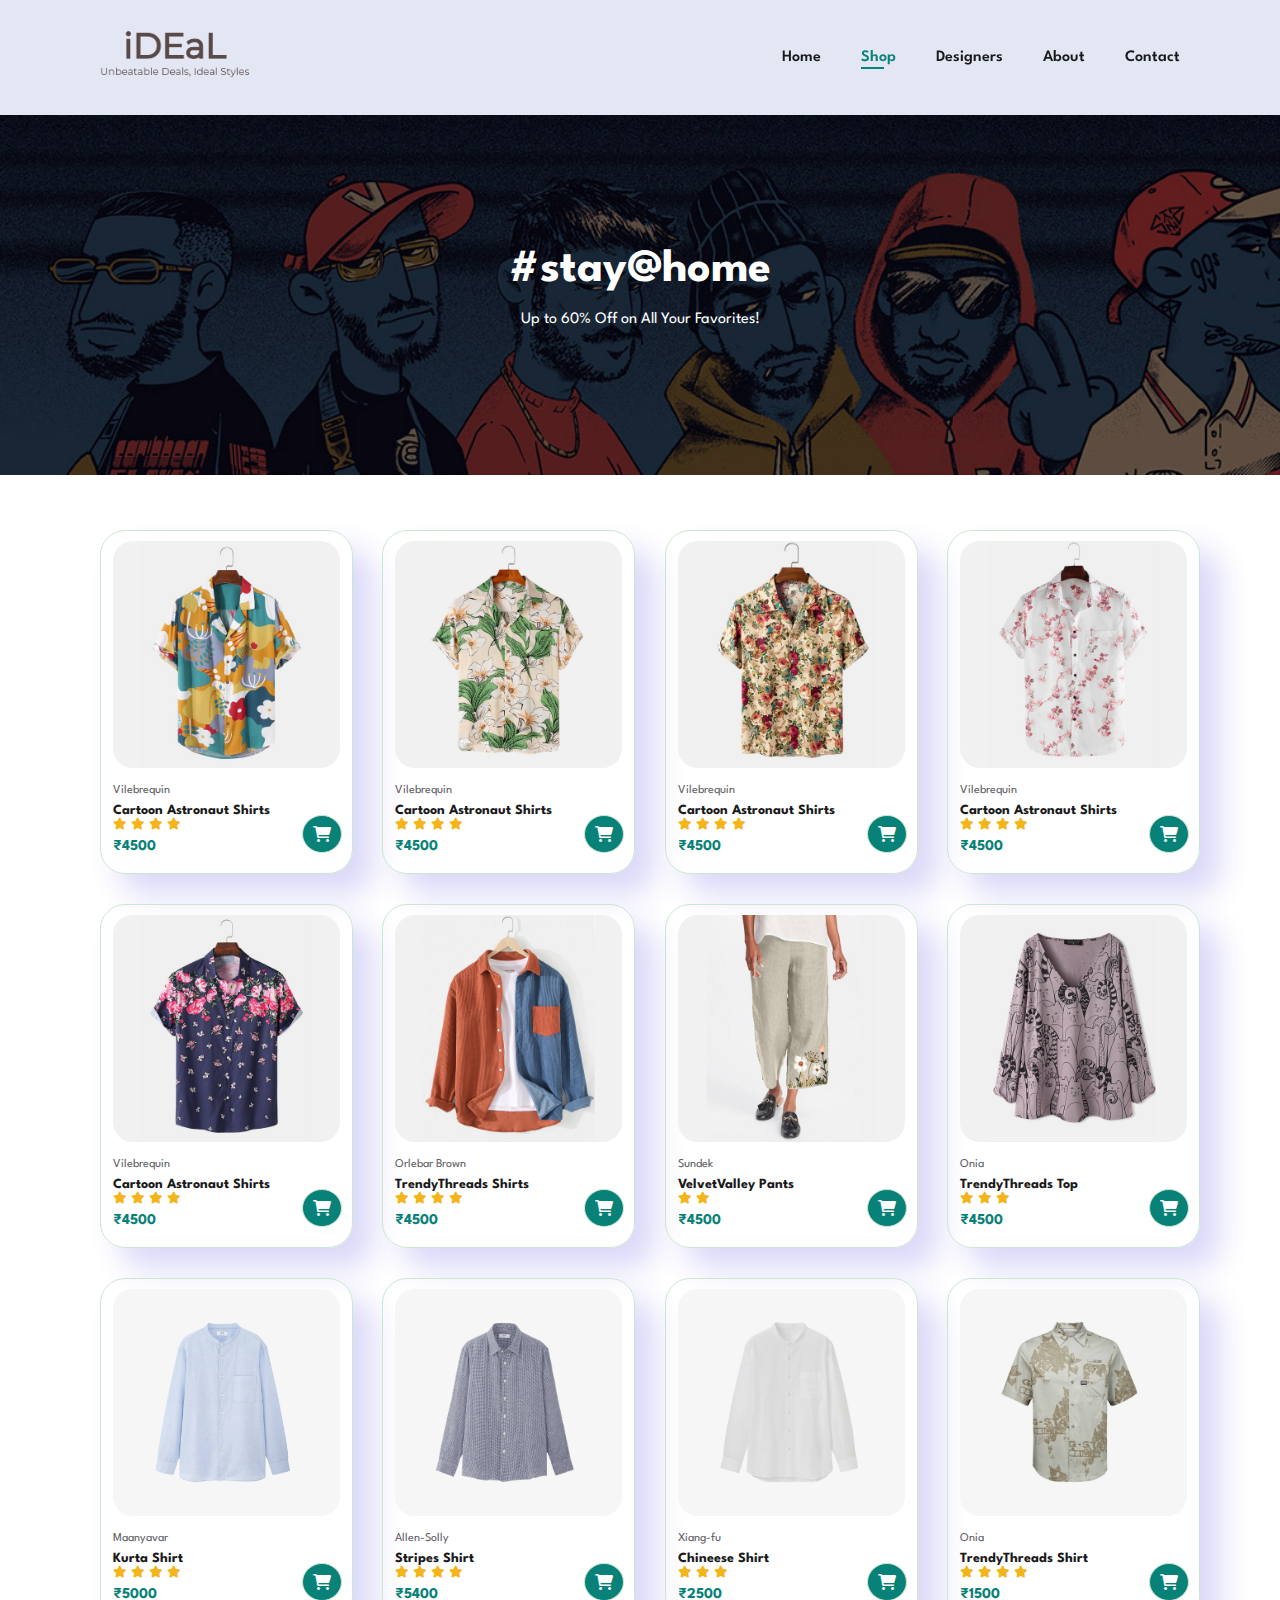
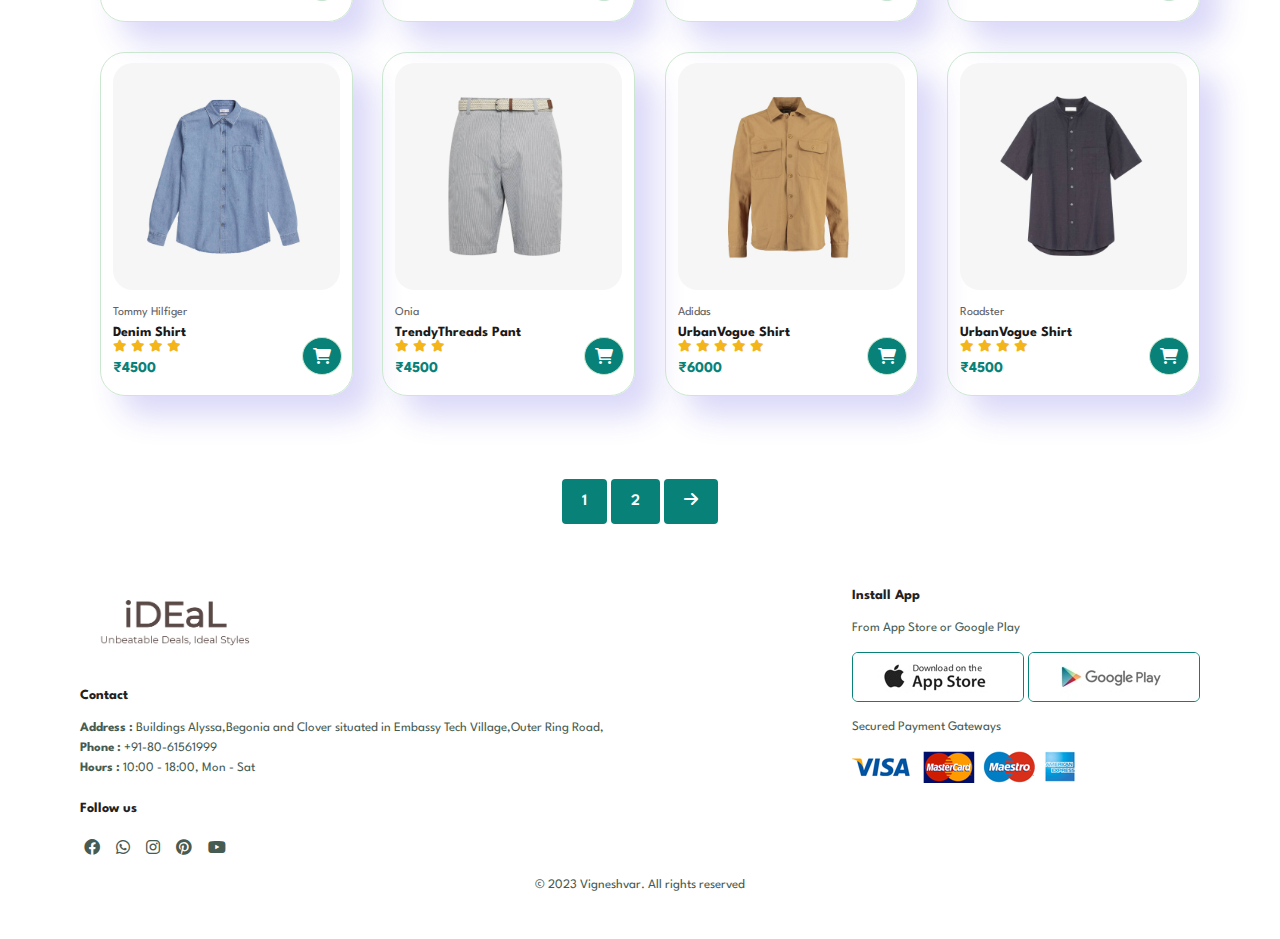
<file: shop.html>
<!DOCTYPE html>
<html lang="en">

<head>
    <meta charset="UTF-8">
    <meta http-equiv="X-UA-Compatible" content="IE=edge">
    <meta name="viewport" content="width=device-width, initial-scale=1.0">
    <title>iDEaL</title>
    <link rel="stylesheet" href="https://cdnjs.cloudflare.com/ajax/libs/font-awesome/6.0.0-beta3/css/all.css" />
    <link rel="stylesheet" href="style.css">
    <link rel="icon" href="img/icon.png" type="image/x-icon"">
</head>

<body>
    <section id="header">
        <a href="#"><img src="img/logo2.png" class="logo" alt="" onclick="window.location.href = 'index.html';"></a>
   

    <div>
        <div>
        <ul id="navbar">
            <li><a  href="index.html">Home</a></li>
            <li><a class="active" href="shop.html">Shop</a></li>
            <li><a href="blog.html">Designers</a></li>
            <li><a href="about.html">About</a></li>
            <li><a href="contact.html">Contact</a></li>
            
            <a href="#" id="close"><i class="fa-solid fa-circle-xmark"></i></a>
            
        </ul>
        </div>
        <div id="mobile">
            <a href="cart.html"><i class="fa-solid fa-bag-shopping"></i></a>
            <i id="bar" class="fas fa-outdent"></i>
        </div>
    </div>
</section>
<section id="page-header">
   
    <h2>#stay@home</h2>
    
    <p>Up to 60% Off on All Your Favorites!</p>
    
</section>
<section id="product1" class="section-p1">

    <div class="pro-container">
        <div id="product1" class="pro" onclick="window.location.href = 'products.html';">
            <img src="img/products/f1.jpg" alt="">
            <div class="des">
                <span>Vilebrequin</span>
                <h5>Cartoon Astronaut Shirts</h5>
                <div class="star">
                    <i class="fas fa-star"></i>
                    <i class="fas fa-star"></i>
                    <i class="fas fa-star"></i>
                    <i class="fas fa-star"></i>
                </div>
                <h4>₹4500</h4>
            </div>
           <a href="#">
        <i class="fa-solid fa-cart-shopping fa-fade icon"></i>
            </a>
         </div>
         <div id="product1" class="pro" onclick="window.location.href = 'products.html';">
            <img src="img/products/f2.jpg" alt="">
            <div class="des">
                <span>Vilebrequin</span>
                <h5>Cartoon Astronaut Shirts</h5>
                <div class="star">
                    <i class="fas fa-star"></i>
                    <i class="fas fa-star"></i>
                    <i class="fas fa-star"></i>
                    <i class="fas fa-star"></i>
                </div>
                <h4>₹4500</h4>
            </div>
           <a href="#">
        <i class="fa-solid fa-cart-shopping fa-fade icon"></i>
            </a>
         </div>
         <div class="pro" onclick="window.location.href = 'products.html';">
            <img src="img/products/f3.jpg" alt="">
            <div class="des">
                <span>Vilebrequin</span>
                <h5>Cartoon Astronaut Shirts</h5>
                <div class="star">
                    <i class="fas fa-star"></i>
                    <i class="fas fa-star"></i>
                    <i class="fas fa-star"></i>
                    <i class="fas fa-star"></i>
                </div>
                <h4>₹4500</h4>
            </div>
           <a href="#">
        <i class="fa-solid fa-cart-shopping fa-fade icon"></i>
            </a>
         </div>
         <div class="pro" onclick="window.location.href = 'products.html';">
            <img src="img/products/f4.jpg" alt="">
            <div class="des">
                <span>Vilebrequin</span>
                <h5>Cartoon Astronaut Shirts</h5>
                <div class="star">
                    <i class="fas fa-star"></i>
                    <i class="fas fa-star"></i>
                    <i class="fas fa-star"></i>
                    <i class="fas fa-star"></i>
                </div>
                <h4>₹4500</h4>
            </div>
           <a href="#">
        <i class="fa-solid fa-cart-shopping fa-fade icon"></i>
            </a>
         </div>
         <div class="pro">
            <img src="img/products/f5.jpg" alt="">
            <div class="des">
                <span>Vilebrequin</span>
                <h5>Cartoon Astronaut Shirts</h5>
                <div class="star">
                    <i class="fas fa-star"></i>
                    <i class="fas fa-star"></i>
                    <i class="fas fa-star"></i>
                    <i class="fas fa-star"></i>
                </div>
                <h4>₹4500</h4>
            </div>
           <a href="#">
        <i class="fa-solid fa-cart-shopping fa-fade icon"></i>
            </a>
         </div>
         <div class="pro">
            <img src="img/products/f6.jpg" alt="">
            <div class="des">
                <span>Orlebar Brown</span>
                <h5>TrendyThreads Shirts</h5>
                <div class="star">
                    <i class="fas fa-star"></i>
                    <i class="fas fa-star"></i>
                    <i class="fas fa-star"></i>
                    <i class="fas fa-star"></i>
                </div>
                <h4>₹4500</h4>
            </div>
           <a href="#">
        <i class="fa-solid fa-cart-shopping fa-fade icon"></i>
            </a>
         </div>
         <div class="pro">
            <img src="img/products/f7.jpg" alt="">
            <div class="des">
                <span>Sundek</span>
                <h5>VelvetValley Pants</h5>
                <div class="star">
                    <i class="fas fa-star"></i>
                    <i class="fas fa-star"></i>
                </div>
                <h4>₹4500</h4>
            </div>
           <a href="#">
        <i class="fa-solid fa-cart-shopping fa-fade icon"></i>
            </a>
         </div>
         <div class="pro">
            <img src="img/products/f8.jpg" alt="">
            <div class="des">
                <span>Onia</span>
                <h5>TrendyThreads Top</h5>
                <div class="star">
                    <i class="fas fa-star"></i>
                    <i class="fas fa-star"></i>
                    <i class="fas fa-star"></i>
                </div>
                <h4>₹4500</h4>
            </div>
           <a href="#">
        <i class="fa-solid fa-cart-shopping fa-fade icon"></i>
            </a>
         </div>
         <div class="pro">
            <img src="img/products/n1.jpg" alt="">
            <div class="des">
                <span>Maanyavar</span>
                <h5>Kurta Shirt</h5>
                <div class="star">
                    <i class="fas fa-star"></i>
                    <i class="fas fa-star"></i>
                    <i class="fas fa-star"></i>
                    <i class="fas fa-star"></i>
                </div>
                <h4>₹5000</h4>
            </div>
           <a href="#">
        <i class="fa-solid fa-cart-shopping fa-fade icon"></i>
            </a>
         </div>
         <div class="pro">
            <img src="img/products/n2.jpg" alt="">
            <div class="des">
                <span>Allen-Solly</span>
                <h5>Stripes Shirt</h5>
                <div class="star">
                    <i class="fas fa-star"></i>
                    <i class="fas fa-star"></i>
                    <i class="fas fa-star"></i>
                    <i class="fas fa-star"></i>
                </div>
                <h4>₹5400</h4>
            </div>
           <a href="#">
        <i class="fa-solid fa-cart-shopping fa-fade icon"></i>
            </a>
         </div>
         <div class="pro">
            <img src="img/products/n3.jpg" alt="">
            <div class="des">
                <span>Xiang-fu</span>
                <h5>Chineese Shirt</h5>
                <div class="star">
                    <i class="fas fa-star"></i>
                    <i class="fas fa-star"></i>
                    <i class="fas fa-star"></i>
                </div>
                <h4>₹2500</h4>
            </div>
           <a href="#">
        <i class="fa-solid fa-cart-shopping fa-fade icon"></i>
            </a>
         </div>
         <div class="pro">
            <img src="img/products/n4.jpg" alt="">
            <div class="des">
                <span>Onia</span>
                <h5>TrendyThreads Shirt</h5>
                <div class="star">
                    <i class="fas fa-star"></i>
                    <i class="fas fa-star"></i>
                    <i class="fas fa-star"></i>
                    <i class="fas fa-star"></i>
                </div>
                <h4>₹1500</h4>
            </div>
           <a href="#">
        <i class="fa-solid fa-cart-shopping fa-fade icon"></i>
            </a>
         </div>
         <div class="pro">
            <img src="img/products/n5.jpg" alt="">
            <div class="des">
                <span>Tommy Hilfiger</span>
                <h5>Denim Shirt</h5>
                <div class="star">
                    <i class="fas fa-star"></i>
                    <i class="fas fa-star"></i>
                    <i class="fas fa-star"></i>
                    <i class="fas fa-star"></i>
                </div>
                <h4>₹4500</h4>
            </div>
           <a href="#">
        <i class="fa-solid fa-cart-shopping fa-fade icon"></i>
            </a>
         </div>
         <div class="pro">
            <img src="img/products/n6.jpg" alt="">
            <div class="des">
                <span>Onia</span>
                <h5>TrendyThreads Pant</h5>
                <div class="star">
                    <i class="fas fa-star"></i>
                    <i class="fas fa-star"></i>
                    <i class="fas fa-star"></i>
                </div>
                <h4>₹4500</h4>
            </div>
           <a href="#">
        <i class="fa-solid fa-cart-shopping fa-fade icon"></i>
            </a>
         </div>
         <div class="pro">
            <img src="img/products/n7.jpg" alt="">
            <div class="des">
                <span>Adidas</span>
                <h5>UrbanVogue Shirt</h5>
                <div class="star">
                    <i class="fas fa-star"></i>
                    <i class="fas fa-star"></i>
                    <i class="fas fa-star"></i>
                    <i class="fas fa-star"></i>
                    <i class="fas fa-star"></i>
                </div>
                <h4>₹6000</h4>
            </div>
           <a href="#">
        <i class="fa-solid fa-cart-shopping fa-fade icon"></i>
            </a>
         </div>
         <div class="pro">
            <img src="img/products/n8.jpg" alt="">
            <div class="des">
                <span>Roadster</span>
                <h5>UrbanVogue Shirt</h5>
                <div class="star">
                    <i class="fas fa-star"></i>
                    <i class="fas fa-star"></i>
                    <i class="fas fa-star"></i>
                    <i class="fas fa-star"></i>
                </div>
                <h4>₹4500</h4>
            </div>
           <a href="#">
        <i class="fa-solid fa-cart-shopping fa-fade icon"></i>
            </a>
         </div>

    </div>
</section>

<section id="pagenation" class="section-p1">
    <a href="#">1</a>
    <a href="#">2</a>
    <a href="#"><i class="fa-solid fa-arrow-right"></i></a>
</section>

<footer class="section-p1">
    <div class="col">
        <img  class="logo" src="img/logo2.png" alt="">
        <h4>Contact</h4>
        <p><strong>Address :  </strong>Buildings Alyssa,Begonia and Clover situated in Embassy Tech Village,Outer Ring Road,</strong></p>
        <p><strong>Phone : </strong> +91-80-61561999 </p>
        <p><strong>Hours : </strong> 10:00 - 18:00, Mon - Sat </p>
        <div class="follow">
            <h4>Follow us</h4>            

                  <i class="fab fa-facebook"></i>
                  <i class="fab fa-whatsapp"></i>
                  <i class="fab fa-instagram"></i>
                  <i class="fab fa-pinterest"></i>
                  <i class="fab fa-youtube"></i>
                 
               
              </div>
              
        </div>
        <div class="col install">
            <h4>Install App</h4>
            <p>From App Store or Google Play</p>
            <div class="row">
                <img src="img/pay/app.jpg" alt="">
                <img src="img/pay/play.jpg" alt="">
            </div>
            <p>Secured Payment Gateways</p>
            <img src="img/pay/pay.png" alt="">
        </div>
        <div class="copyright">
            <p>© 2023 Vigneshvar. All rights reserved</p>
        </div>

</footer>
<script src="script.js"></script>
</body>

</html>
</file>
<file: style.css>
@import url("https://fonts.googleapis.com/css2?family=Spartan:wght@100;200;300;400;500;600;700;800;900&display=swap");
* {
  margin: 0;
  padding: 0;
  box-sizing: border-box;
  font-family: "Spartan", sans-serif;
}

html {
  scroll-behavior: smooth;
}

/* Global Styles */

h1 {
  font-size: 50px;
  line-height: 64px;
  color: #222;
}

h2 {
  font-size: 46px;
  line-height: 54px;
  color: #222;
}

h4 {
  font-size: 20px;
  color: #222;
}

h6 {
  font-weight: 700;
  font-size: 12px;
}

p {
  font-size: 16px;
  color: #465b52;
  margin: 15px 0 20px 0;
}

.section-p1 {
  padding: 40px 80px;
}

.section-m1 {
  margin: 40px 0;
}

button.normal {
  font-size: 14px;
  font-weight: 600;
  padding: 15px 30px;
  color: #000;
  background-color: #fff;
  border-radius: 4px;
  cursor: pointer;
  border: none;
  outline: none;
  transition: 0.2s;
}
button.white {
  font-size: 13px;
  font-weight: 600;
  padding: 11px 18px;
  color: #fff;
  background-color: transparent;
  cursor: pointer;
  border: 1px solid #fff;
  outline: none;
  transition: 0.2s;
}

body {
  width: 100%;
}
/* Home page */
#header {
  display: flex;
  align-items: center;
  justify-content: space-between;
  padding: 20px 80px;
  background: #e3e6f3;
  box-shadow: 0 5px 15px rgba(0, 0, 0, 0.06);
  z-index: 999;
  position: sticky;
  top: 0;
  left: 0;
}

#navbar {
  display: flex;
  justify-content: center;
  align-items: center;
}
#navbar li {
  list-style: none;
  padding: 0 20px;
  position: relative;
}
#navbar li a {
text-decoration: none;
font-size: 16px;
font-weight: 600;
color: #1a1a1a;
transition: 0.3s ease;
}
#navbar li a:hover,
#navbar li a.active{
  color: #088178;
} 
#navbar li a.active::after,
#navbar li a:hover::after {
  content: "";
  width: 30%;
  height: 2px;
  background: #088178;
  position: absolute;
  bottom: -4px;
  left: 20px;
}

#mobile {
  display: none;
  align-items: center;
}

#close {
  display: none;
}

.logo {
  width: 200px; 
}

#hero {
  background-image: url("img/hero5.png");
  height: 90vh;
  width: 100%;
  background-size: cover ;
  background-position: top 25% right 0;
  padding: 0 80px;
  display: flex;
  flex-direction: column;
  align-items: flex-start;
  justify-content: center;
  padding-bottom: 120px;
}

#hero h4 {
  padding-bottom: 10px;
}
#hero h1 {
   color: #088178;
}
#hero button {
  background-image: url(img/button.png);
  background-color: transparent;
  color: #088178;
  border: 0;
  padding: 14px 80px 14px 65px;
  background-repeat: no-repeat;
  cursor: pointer;
  font-weight: 700;
  font-size: 15px;
}

/* featureed */

#feature .fe-box{
      width: 180px;
      text-align: center;
      padding: 25px 15px;
      box-shadow: 20px 20px 34px rgba(0, 0, 0, 0.03);
      border: 1px solid #cce7d0;
      border-radius: 4px;
      margin: 15px 0;
}
#feature {
  display: flex;
  align-items: center;
  justify-content: space-between;
  flex-wrap: wrap;
}

#feature .fe-box {
  
  box-shadow: 0 0 0 rgba(70, 62, 221, 0);
  background-color: #f0f0f0;
  transition: box-shadow 0.1s ease; 
}

#feature .fe-box:hover {
   
  background-color: greenyellow;
}
#feature .fe-box h6{
  display: inline-block;
  padding: 9px 8px 6px 8px;
  line-height: 1;
  color: #088178;
  background-color: #fdddfde4;
}
#feature .fe-box:nth-child(2) h6 {
    background-color: #cdebbc;
}
#feature .fe-box:nth-child(3) h6 {
  background-color: #d1e8f2;
}
#feature .fe-box:nth-child(4) h6 {
  background-color: #cdd4f8;
}
#feature .fe-box:nth-child(5) h6 {
  background-color: #f6dbf6;
}
#feature .fe-box:nth-child(6) h6 {
  background-color: #fff2e5;
}

/* Featured Products */

#product1 {
  text-align: center;

}
#product1 .pro-container{
  display: flex;
  justify-content: space-between;
  padding-left: 20px;
  flex-wrap: wrap;
}
#product1 .pro{
  width: 23%;
  min-width: 250px;
  padding: 10px 12px;
  border: 1px solid #cce7d0;
  border-radius: 25px ;
  cursor: pointer;
  box-shadow: 20px 20px 30px rgba(70, 62, 221, 0.2);
  margin: 15px 0;
  transition: box-shadow 0.3s ease, background-color 0.3s ease; 
  position: relative;
}
#product1 .pro img{
  width: 100%;
  border-radius: 20px ;
}
#product1 .pro:hover {
  box-shadow: 20px 20px 30px rgba(70, 62, 221, 0.2);
  background-color: #a8e9e5;
}
#product1 .pro .des {
  text-align: start;
  padding: 10px 0;
}
#product1 .pro .des span {
  color: #606063;
  font-size: 12px;

}
#product1 .pro .des h5 {
  padding-top: 7px;
  color: #1a1a1a;
  font-size: 14px;
}
#product1 .pro .des i {
  font-size: 12px;
  color: rgb(243, 181, 25);
}
#product1 .pro .des h4 {
  padding-top: 7px;
  font-size: 15px;
  font-weight: 700;
  color: #088178;
}
.icon {
  background-color: #088178; /* Set your desired background color */
  border-radius: 50%; /* Create a circular shape */
  color: #FFFFFF; /* Set the color of the icon */
  padding: 10px; /* Adjust the padding as needed */
  border: 1px solid #cce7d0;
  position: absolute;
  bottom: 20px;
  right:10px;
}

/* Banner */

#banner {
  display: flex;
  flex-direction: column;
  justify-content: center;
  align-items: center;
  text-align: center;
  background-image: url(img/banner/b2.jpg);
  width: 100%;
  height: 40vh;
  background-size: cover;
  background-position: center;
}

#banner h4 {
  color: #fff;
  font-size: 16px;
}
#banner h2 {
  color: #fff;
  font-size: 30px;
  padding: 10px o;
}
#banner h2 span{
  color: #ef3636;
  
}
#banner button:hover {
  background: #088178;
  color: #fff;
}
/* banners below */

#sm-banner {
  display: flex;
  justify-content: center;
  align-items: center;
  flex-wrap: wrap;
}

#sm-banner .banner-box {
  margin: 30px; /* Add space between items by setting margins */
}


#sm-banner .banner-box {
  display: flex;
  flex-direction: column;
  justify-content: center;
  align-items: flex-start;
  text-align: center;
  background-image: url(img/banner/b17.jpg);
  min-width: 790px;
  height: 40vh;
  background-size: cover;
  background-position: center;
  padding: 30px;
  box-shadow: 0 0 10px rgba(0, 0, 0, 0.3); /* Add a box shadow for depth */
  transition: transform 0.3s ease; /* Add a transition for the transform property */
}

#sm-banner .banner-box:hover {
  transform: translateY(-10px); /* Move the box slightly up on hover */
}


#sm-banner .banner-box2 {
 background-image: url(img/banner/b10.jpg);
}
#sm-banner h4{
  color: #fff;
  font-size: 20px;
  font-weight: 300;
}
#sm-banner h2{
  color: #fff;
  font-size: 28px;
  font-weight: 800;
}
#sm-banner span{
  color: #fff;
  font-size: 14px;
  font-weight: 500;
  padding-bottom: 15px;
}
#sm-banner .banner-box:hover button {
  background: #088178;
  border: 1px solid #088178;
}

/* 3RD BANNER*/
#banner3 {
  display: flex;
  justify-content: space-between;
  padding: 0 80px; /* Add space from the left and right */
  box-sizing: border-box; /* Include padding in the element's width calculation */
}
#banner3 .banner-box {
  display: flex;
  flex-direction: column;
  justify-content: center;
  align-items: flex-start;
  text-align: center;
  background-image: url(img/banner/b7.jpg);
  min-width: 30%;
  height: 30vh;
  background-size: cover;
  background-position: center;
  padding: 20px;
  margin-bottom: 20px;
  transition: transform 0.3s ease; /* Add a transition for the transform property */
}

#banner3 .banner-box:hover {
  transform: translateY(-10px); /* Move the box slightly up on hover */
}
#banner3 .banner-box2 {
  background-image: url(img/banner/b4.jpg);
}
#banner3 .banner-box3 {
  background-image: url(img/banner/b18.jpg);
}


#banner3 h3 {
  color: #ec544e;
  font-weight: 800;
  font-size: 15px;
}
#banner3 h2 {
  color: #fff;
  font-weight: 1000;
  font-size: 30px; /* Reduce the font size */
  margin-right: 10px; /* Move the text slightly to the left by adding margin to the right */
}

/* NEWSLETTERS */

#newsletter {
  display: flex;
  justify-content: space-between;
  flex-wrap: wrap;
  align-items: center;
  background-image: url(img/banner/b14.png);
  background-repeat: no-repeat;
  background-position: 20% 30%;
  background-color: #041e42;
  margin-bottom: 20px; /* Add margin to the bottom for space */
}

#newsletter h4{
  font-size: 22px;
  font-weight: 700;
  color: #fff;
}
#newsletter p{
  font-size: 14px;
  font-weight: 600;
  color: #818ea0;
}
#newsletter .form{
  display: flex;
  width: 40%;
}
#newsletter p span{
  
  color: #ffbd27;
}


#newsletter input {
  flex: 1;
  height: 3.125rem;
  padding: 0 1.25em;
  font-size: 14px;
  border: 1px solid transparent;
  border-radius: 4px;
  outline: none;
  margin-right: 10px; /* Add margin to the right of the input */
}

#newsletter button {
  background-color: #088178;
  color: #fff;
  white-space: nowrap;
  padding: 10px 20px; /* Adjust padding for a larger background */
  display: flex;
  justify-content: center;
  align-items: center; /* Center text vertically */
}

.follow i {
  margin: 4px; /* Add some spacing between the icons */
}
.col img {
  max-width: 400px; /* Adjust the max-width to your desired size */
  height: auto; /* Maintain the aspect ratio while resizing */
}

footer {
  display: flex;
  flex-wrap: wrap;
  justify-content: space-between;
}

footer .col {
  display: flex;
  flex-direction: column;
  align-items: flex-start;
  margin-bottom: 20px;
}

footer .logo {
  margin-bottom: 30px;
}
footer h4{
  font-size: 14px;
  padding-bottom: 20px;

}
footer p{
  font-size: 13px;
  margin: 0 0 8px 0;
  
}
footer a{
  font-size: 13px;
  text-decoration: none;
  color: ;
  margin-bottom: 10px;
  
}

footer .follow {
  margin-top: 20px;
}

footer .follow i {
  color: #465b52;
  padding-right: 4px;
  cursor: pointer;
}

footer .install .row img{
  border: 1px solid #088178;
  border-radius: 6px;
}
footer .install img {
  margin: 10px 0 15px 0;
}
footer .install img {
  color: #088178;
}

footer .copyright {
  width: 100%;
  text-align: center;
}

/* Blog Page */

#page-header.blog-header {
  background-image: url("img/banner/b19.jpg");
}

#blog {
  padding: 150px 150px 0 150px ;
}
#blog .blog-box {
  display: flex;
  align-items: center;
  width: 100%;
  position: relative;
  padding-bottom: 90px;
}
#blog .blog-img {
  width: 50%;
  margin-right: 40px;
}

#blog img {
  width: 100%;
  height: 300px;
  object-fit: cover;
}

#blog .blog-details {
  width: 50%;
}
#blog .blog-details a {
  text-decoration: none;
  font-size: 11px;
  color: #000;
  font-weight: 700;
  position: relative;
  transition: 0.3s;
}

#blog .blog-details a::after {
  content: "";
  width: 50px;
  height: 1px;
  background-color: #000;
  position: absolute;
  top: 4px;
  right: -60px;
}

#blog .blog-details a:hover {
  color: #088178;
}

#blog .blog-box h1 {
  position: absolute;
  top: -40px;
  left: 0;
  font-size: 70px;
  font-weight: 700;
  color: #c9cbce;
  z-index: -9;
}

 /* ABOUT PAGE */

 #page-header.about-header {
  background-image: url(img/about/banner.png);
 }
 #about-head {
  display: flex;
  align-items: center;
 }
 #about-head img {
  width: 50%;
  height: auto;
 }
#about-head div {
  padding-left: 60px;
}
#about-app {
  text-align: center;
}
#about-app .video {
  width: 70%;
  height: 100%;
  margin: 30px auto 0 auto;

}
#about-app .video video {
  width: 100%;
  height: 100%;
  border-radius: 20px;
}


/* SHOP PAGE */

#page-header {
  background-image: url(img/banner/b1.jpg);
  width: 100%;
  height: 40vh;
  background-size: cover;
  display: flex;
  justify-content: center;
  text-align: center;
  flex-direction: column;
}

#page-header h2,
#page-header p {
  color: #fff;
}

#pagenation {
  text-align: center;
}
#pagenation a{
  text-decoration: none;
  background-color: #088178;
  padding: 15px 20px;
  border-radius: 4px;
  color: #fff;
  font-weight: 600;
}
#pagenation a i {
  font-size: 16px;
  font-weight: 600;
}

.pro {
  width: calc(25% - 20px); /* 25% width for 4 items in a row, and subtracting margin/padding */
  margin: 10px; /* Adjust this value for spacing between items */
  border: 1px solid #ccc; /* Optional border styling */
  padding: 10px; /* Optional padding */
}

/*Product Page*/
#prodetails {
  display: flex;
  margin-top: 20px;
}
#prodetails .single-pro-details{
  width: 50%;
  padding-top: 30px;
}
#prodetails .single-pro-details h4{
  padding: 40px 0 20px 0;
}
#prodetails .single-pro-details{
  font-size: 26px';
}
#prodetails .single-pro-details select{
 display: block;
 padding: 5px 10px;
 margin-bottom: 10px;
}
#prodetails .single-pro-details input{
  width: 50px;
  height: 47px;
  padding-left: 10px;
  font-size: 16px;
  margin-right: 10px;
} 
#prodetails .single-pro-details input:focus {
  outline: none;
}
#prodetails .single-pro-details button{
  background: #088178;
  color: #fff;
}
#prodetails .single-pro-details span {
  line-height: 25px;
}


#prodetails .single-pro-image {
  width: 40%;
  margin-right: 50px;
}
.small-img-group {
  display: flex;
  justify-content: space-between;
}

.small-img-col {
  flex-basis: 24%;
  cursor: pointer;
}

/* CONTACT PAGE */
#contact-details {
  display: flex;
  align-items: center;
  justify-content: space-between;
}
#contact-details .details {
  width: 40%;
}
#contact-details .details span, #form-details form span  {
  font-size: 12px;
}
#contact-details .details h2, #form-details form h2 {
  font-size: 26px;
  line-height: 35px;
  padding: 20px 0;
}
#contact-details .details h3 {
  font-size: 16px;
  padding-bottom: 15px;
}
#contact-details .details li {
  list-style: none;
  display: flex;
  padding: 10px 0;
}
#contact-details .details li i {
  font-size: 14px;
  padding-right: 22px;
}
#contact-details .details li p {
  margin: 0;
  font-size: 14px;
}
#contact-details .map {
  width: 55%;
  height: 400px;
}
#contact-details .map iframe {
  width: 100%;
  height: 100%;

}
#form-details form {
  width: 65%;
  display: flex;
  flex-direction: column;
  align-items: flex-start;
}
#form-details form input,#form-details form textarea {
  width: 100%;
  padding: 12px 15px;
  outline: none;
  margin-bottom: 20px;
  border: 1px solid #e1e1e1;
}
#form-details form button {
  background-color: #088178;
  color: #fff;
}
#form-details {
  display: flex;
  justify-content: flex-end; /* Align to the right side */
  align-items: center; /* Vertically center align the content */
  margin: 30px;
  padding: 20px; /* Reduce the padding for a smaller container */
  border: 1px solid #e1e1e1;
}

#form-details {
  display: flex;
  justify-content: space-between;
  margin: 30px;
  padding: 20px;
  border: 1px solid #e1e1e1;
}

#form-details  {
  padding: 90px;
  display: flex;
  align-items: center;
  justify-content: space-between;
  margin-bottom: 20px; /* Add margin to create space between people elements */
}

#form-details .people .profile-pic {
  border-radius: 50%;
  width: 100px;
  height: 100px;
  object-fit: cover;
  margin-right: 20px; /* Add margin to create space between image and text */
}

#form-details .people p {
  margin: 0;
  justify-content: space-between;
  font-size: 12px;
  line-height: 25px;
}

#form-details .people p span {
  font-size: 18px;
  justify-content: space-between;
  font-weight: 600;
  color: #000;
}

/* CART PAGE */
#cart table {
  width: 100%;
  border-collapse: collapse;
  table-layout: fixed;
  white-space: nowrap;
}
#cart table img {
  width: 70px;
}










/*Media Query*/

@media (max-width: 799px) {
  .section-p1{
    padding: 40px 40px;
  }
  #navbar {
      display: flex; /* Hide the navbar by default */
      flex-direction: column;
      align-items: flex-start;
      justify-content: flex-start;
      position: fixed;
      top: 0;
      right:-300px;
      height: 100vh;
      width: 300px;
      background-color: #e3e6f3;
      box-shadow: 0 40px 60px rgba(0, 0, 0, 0.1);
      padding: 80px 0 0 10px;
      transition: 0.3s;
      
  }
  #navbar.active {
      right: 0px; 
      
  }
  #navbar.active .fa-solid.fa-bag-shopping.fa-beat {
    display: none;
  }
 
  #navbar ul {
      list-style: none;
      padding: 0;
  }
  #navbar li {
      margin-bottom: 25px;
  }
  #navbar a {
      text-decoration: none;
      color: #333;
  }
 
  #mobile {
      display: flex;
      align-items: center;
  }
  #mobile i {
      color: #1a1a1a;
      font-size: 24px;
      padding-left: 20px;
  }
  #close {
    display: initial;
    position:absolute;
    top: 30px;
    left: 30px;
    color: #222;
    font-size: 24px;
  }
  #lg-bag {
    display: none;
  }
  #hero {
    
    height: 90vh;
    padding: 0 80px;
    background-position: top 30% right 30%;
  }

  #feature {
    justify-content: center;
  }
  #feature .fe-box {
    margin: 15px 15px;
  }

  #product1 .pro-container {
    justify-content: center;
  }

  #product1 .pro {
    margin: 15px;
  }

  #banner {
    height: 20vh;
  }

  #sm-banner .banner-box {
    min-width: 100%;
    height: 30vh;
  }

  banner3 {
    padding: 0 40px;
  }

  #banner3 .banner-box {
    width: 30%;
    text-align: center;
    padding: 10px; /* Decreased padding to make the text appear closer */
    
  }

  #banner3 .banner-box2 {
    background-image: url(img/banner/b4.jpg);
    background-size: cover; /* Ensure the image covers the entire element */
    background-position: center; /* Center the background image */
  }
  
 
  
  
  #banner3 h2 {
    font-size: 20px;
    margin-bottom: 20px; /* Add margin-bottom to create space between h2 and h3 */
    font-weight: 1000;
    word-spacing: -1px; /* Adjust word-spacing as needed */
  }
  
  
  #banner3 h3 {
    font-size: 14px;
    margin-top: 5px; /* Add margin-top to create space between h2 and h3 */
  }
  /* Contact Page */
  #form-details {
    padding: 40px;
  }
  #form-details form{
    width: 50%;
  }
  #form-details .people {
    padding: 15px;
  }

}
@media (max-width : 477px) {
  .section-p1 {
    padding: 20px;
  }
  #header {
    padding: 10px 30px;
  }
  h1, h2 {
    
    font-size: 38px;
    color: white; /* Set the text color to white */
    text-align: left; /* Align the text to the left */
    
  }
  
  #hero {
      background-image: url("img/hero7.png");
      background: rgba(0,0) url("img/hero5.png");
  
    }
  #feature {
    justify-content: space-between;

  } 
  #feature .fe-box {
    width: 155px;
    margin: 0 0 15px 0;
  } 
  #product1 .pro {
    width: 100%;
  }

  #banner {
    height: 40vh;
  }
  #sm-banner .banner-box {
    height: 40vh;
  }
  #sm-banner .banner-box2 {
    margin-top: 20px;
  } 
  #banner3 {
    padding: 0 20px;
  }
  #banner3 {
    display: flex;
    flex-direction: column; /* Set the flex direction to column to stack the banners vertically */
    padding: 0 80px;
    box-sizing: border-box;
  }
  
  #banner3 .banner-box {
    display: block; /* Set display to block to stack the banners vertically */
    min-width: unset;
    width: 100%;
    margin-right: 0;
    margin-bottom: 20px;
    transition: transform 0.3s ease;
  }
  
  #banner3 .banner-box:hover {
    transform: translateY(-10px);
  } 
  /* Single Product */
  #prodetails {
    display: flex;
    flex-direction: column;
  }
  #prodetails .single-pro-image {
    width: 100%;
    margin-right: 0px;
  }
  #prodetails .single-pro-details {
    width: 100%;
  }
  #prodetails .single-pro-details{
    text-align: center;
  }
  
  .single-pro-details h4 {
    font-size: 18px; /* You can adjust the font size as needed */
  }
  
  .single-pro-details h2 {
    font-size: 24px; /* You can adjust the font size as needed */
  }

  /* BLOG PAGE */
#blog  {
  padding: 100px 20px 0 20px;
}
#blog .blog-box {
  display: flex;
  flex-direction: column;
  align-items: flex-start;
}
#blog .blog-img {
  width: 100%;
  margin-right: 0px;
  margin-bottom: 30px;
}
#blog .blog-details {
  width: 100%;
}

/* ABOUT PAGE */

#about-head {
  flex-direction: column;
  
}
#about-head img {
  width: 100%;
  margin-bottom: 20px ;
}

#about-head div {
  text-align: center;
  padding-left: 0px;
}

#about-head div h2,h1 {
  text-align: center;
  color: #000;
}
#about-app .video {
  width: 100%;
}

#page-header h2 {
  text-align: center;
}

/* Contact Page */
#contact-details {
  flex-direction: column;
}
#contact-details .details{
  width: 100%;
  margin-bottom: 30px;
}
#contact-details .map{
  width: 100%;
}
#form-details {
  margin: 10px;
  padding: 30px 10px;
  flex-wrap: wrap;
}
#form-details form{
  width: 100%;
  margin-bottom: 30px;
}
#contact-details .details span {
  color: #000; /* Set the text color to black for the <span> element */
}

#contact-details .details h2 {
  color: #000; /* Set the text color to black for the <h2> element */
}

}
</file>
